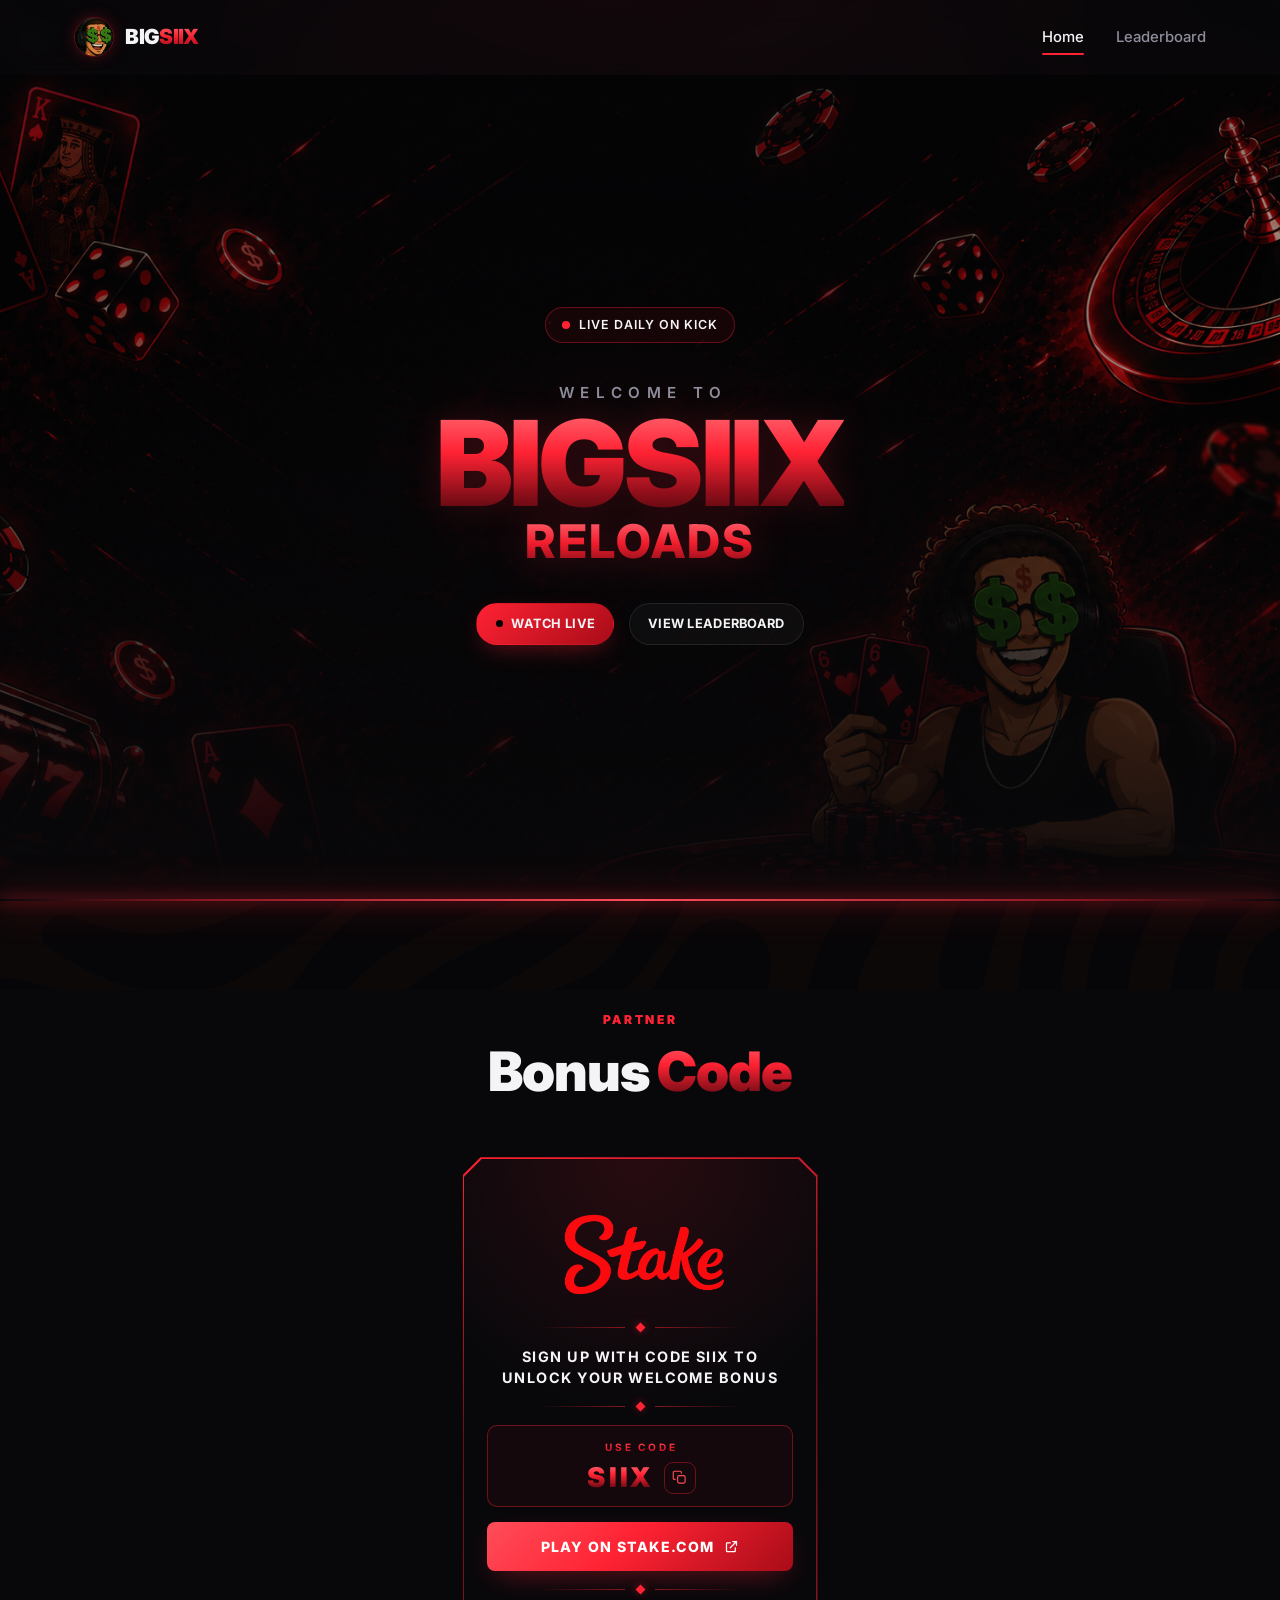
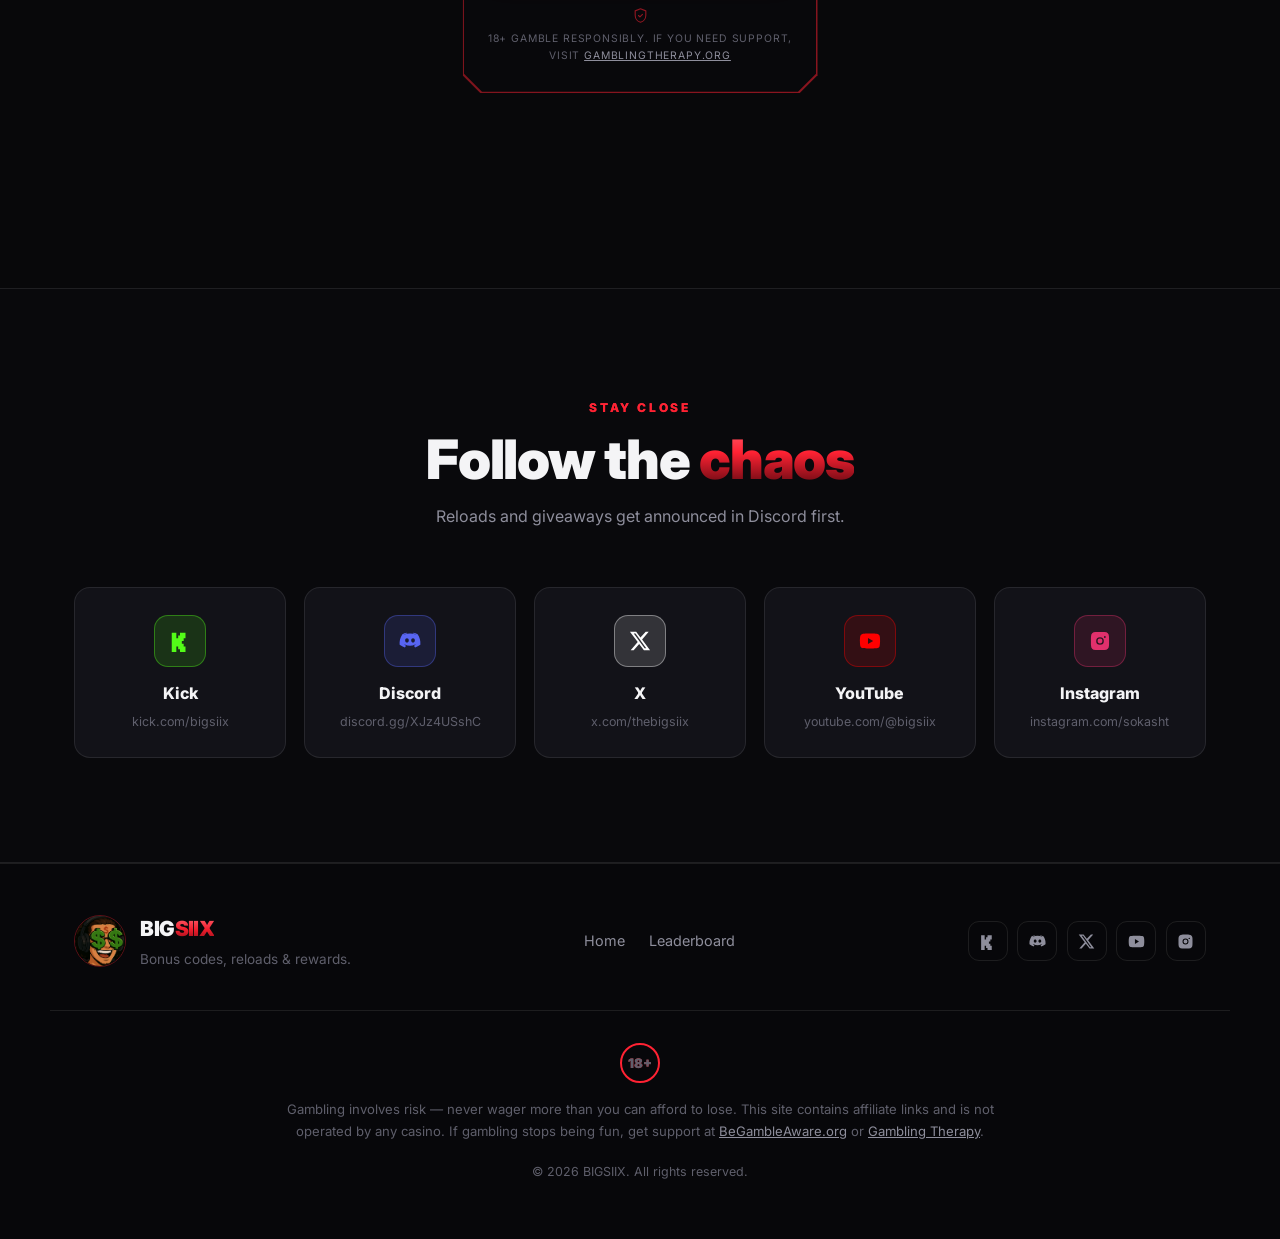
<file: index.html>
<!DOCTYPE html>
<html lang="en">
<head>
  <meta charset="UTF-8" />
  <meta name="viewport" content="width=device-width, initial-scale=1.0" />
  <title>BIGSIIX — Bonus Codes, Reloads &amp; Leaderboard</title>
  <meta name="description" content="Official BIGSIIX rewards hub. Claim casino bonus codes, weekly reloads, rakeback and climb the monthly wager leaderboard." />
  <meta name="theme-color" content="#0a0a0c" />

  <meta property="og:title" content="BIGSIIX Reloads — Bonus Code &amp; Leaderboard" />
  <meta property="og:description" content="Bonus code, weekly reloads and a monthly wager leaderboard." />
  <meta property="og:image" content="assets/logo.png" />
  <meta property="og:type" content="website" />

  <link rel="icon" href="assets/logo.png" />
  <link rel="preconnect" href="https://fonts.googleapis.com" />
  <link rel="preconnect" href="https://fonts.gstatic.com" crossorigin />
  <link href="https://fonts.googleapis.com/css2?family=Inter:wght@400;500;600;700;800;900&display=swap" rel="stylesheet" />
  <link rel="stylesheet" href="css/styles.css" />
</head>
<body>

  <!-- background layers -->
  <div class="bg-pattern" aria-hidden="true"></div>
  <div class="bg-glow" aria-hidden="true"></div>

  <!-- ===================== NAV ===================== -->
  <header class="nav" id="nav">
    <div class="wrap nav__inner">
      <a class="brand" href="index.html">
        <img src="assets/logo.png" alt="" class="brand__logo" />
        <span class="brand__name">BIG<span class="red">SIIX</span></span>
      </a>

      <nav class="nav__links" id="navLinks">
        <a href="index.html">Home</a>
        <a href="leaderboard.html">Leaderboard</a>
      </nav>

      <button class="nav__toggle" id="navToggle" aria-label="Menu" aria-expanded="false">
        <span></span><span></span><span></span>
      </button>
    </div>
  </header>

  <main id="top">

    <!-- ===================== HERO ===================== -->
    <section class="hero">
      <div class="wrap hero__inner">
        <div class="hero__badge"><span class="dot"></span> Live daily on Kick</div>

        <h1 class="hero__title">
          <span class="hero__welcome">Welcome to</span>
          <span class="hero__name">BIGSIIX</span>
          <span class="hero__sub">Reloads</span>
        </h1>

        <div class="hero__cta">
          <a href="#codes" class="btn btn--sm btn--primary" id="watchLive">
            <span class="dot dot--onRed"></span>Watch live
          </a>
          <a href="leaderboard.html" class="btn btn--sm btn--ghost">View leaderboard</a>
        </div>
      </div>

      <span class="hero__edge" aria-hidden="true"></span>
    </section>

    <!-- ===================== BONUS CODES ===================== -->
    <section class="section" id="codes">
      <div class="wrap">
        <div class="section__head reveal">
          <span class="eyebrow">Partner</span>
          <h2 class="section__title">Bonus <span class="red">Code</span></h2>
        </div>

        <div class="cards" id="partnerGrid"></div>

        <p class="fineprint reveal">
          These are affiliate links. Using them costs you nothing extra and gets you a better
          starting bonus than signing up directly.
        </p>
      </div>
    </section>

    <!-- ===================== SOCIALS ===================== -->
    <section class="section section--alt" id="socials">
      <div class="wrap">
        <div class="section__head reveal">
          <span class="eyebrow">Stay close</span>
          <h2 class="section__title">Follow the <span class="red">chaos</span></h2>
          <p class="section__sub">Reloads and giveaways get announced in Discord first.</p>
        </div>
        <div class="socialGrid" id="socialGrid"></div>
      </div>
    </section>

  </main>

  <!-- ===================== FOOTER ===================== -->
  <footer class="footer">
    <div class="wrap footer__inner">
      <div class="footer__brand">
        <img src="assets/logo.png" alt="" />
        <div>
          <div class="brand__name">BIG<span class="red">SIIX</span></div>
          <p class="footer__tag">Bonus codes, reloads &amp; rewards.</p>
        </div>
      </div>

      <nav class="footer__nav">
        <a href="index.html">Home</a>
        <a href="leaderboard.html">Leaderboard</a>
      </nav>

      <div class="footer__socials" id="footerSocials"></div>
    </div>

    <div class="wrap footer__legal">
      <p class="age">18+</p>
      <p>
        Gambling involves risk — never wager more than you can afford to lose. This site contains
        affiliate links and is not operated by any casino. If gambling stops being fun, get support
        at <a href="https://www.begambleaware.org" target="_blank" rel="noopener">BeGambleAware.org</a>
        or <a href="https://www.gamblingtherapy.org" target="_blank" rel="noopener">Gambling Therapy</a>.
      </p>
      <p class="copyright">&copy; <span id="year"></span> BIGSIIX. All rights reserved.</p>
    </div>
  </footer>

  <div class="toast" id="toast" role="status" aria-live="polite"></div>

  <script src="js/data.js"></script>
  <script src="js/main.js"></script>
</body>
</html>
</file>
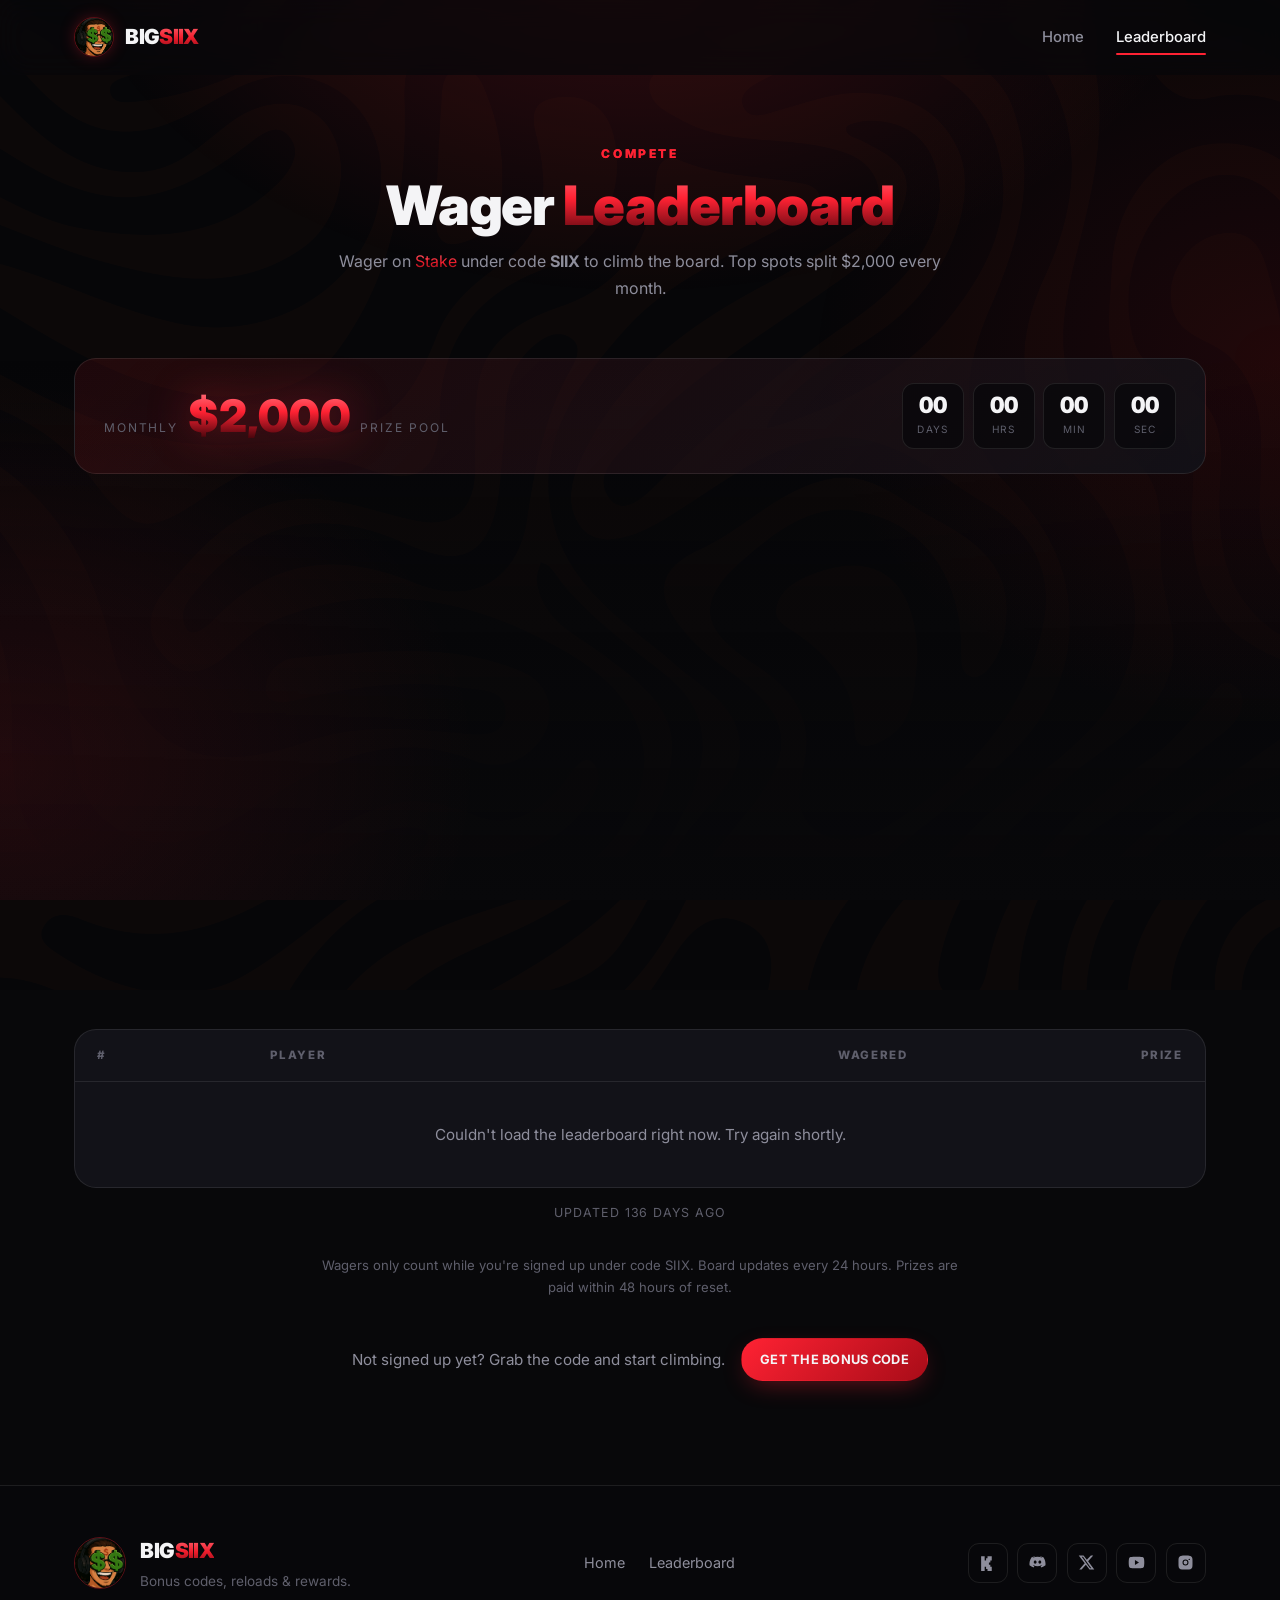
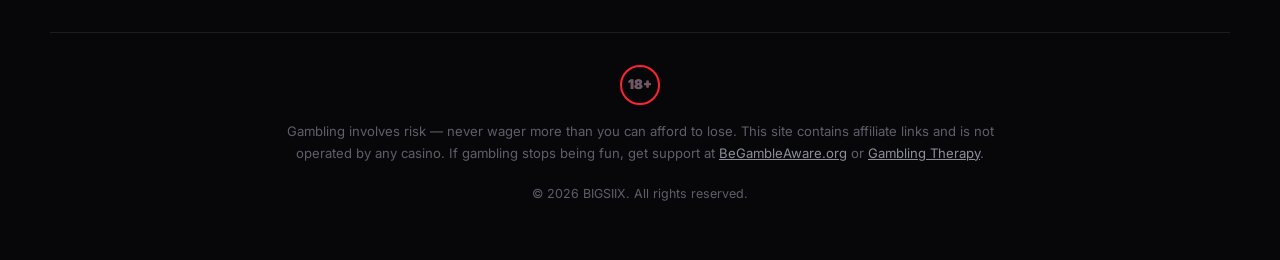
<file: leaderboard.html>
<!DOCTYPE html>
<html lang="en">
<head>
  <meta charset="UTF-8" />
  <meta name="viewport" content="width=device-width, initial-scale=1.0" />
  <title>Leaderboard — BIGSIIX Reloads</title>
  <meta name="description" content="The BIGSIIX monthly wager leaderboard. Wager under code SIIX to climb the board and win a share of the prize pool." />
  <meta name="theme-color" content="#0a0a0c" />

  <meta property="og:title" content="Leaderboard — BIGSIIX Reloads" />
  <meta property="og:description" content="Wager under code SIIX to climb the monthly leaderboard." />
  <meta property="og:image" content="assets/logo.png" />
  <meta property="og:type" content="website" />

  <link rel="icon" href="assets/logo.png" />
  <link rel="preconnect" href="https://fonts.googleapis.com" />
  <link rel="preconnect" href="https://fonts.gstatic.com" crossorigin />
  <link href="https://fonts.googleapis.com/css2?family=Inter:wght@400;500;600;700;800;900&display=swap" rel="stylesheet" />
  <link rel="stylesheet" href="css/styles.css" />
</head>
<body>

  <!-- background layers -->
  <div class="bg-pattern" aria-hidden="true"></div>
  <div class="bg-glow" aria-hidden="true"></div>

  <!-- ===================== NAV ===================== -->
  <header class="nav" id="nav">
    <div class="wrap nav__inner">
      <a class="brand" href="index.html">
        <img src="assets/logo.png" alt="" class="brand__logo" />
        <span class="brand__name">BIG<span class="red">SIIX</span></span>
      </a>

      <nav class="nav__links" id="navLinks">
        <a href="index.html">Home</a>
        <a href="leaderboard.html">Leaderboard</a>
      </nav>

      <button class="nav__toggle" id="navToggle" aria-label="Menu" aria-expanded="false">
        <span></span><span></span><span></span>
      </button>
    </div>
  </header>

  <main id="top">

    <!-- ===================== LEADERBOARD ===================== -->
    <section class="section section--page" id="leaderboard">
      <div class="wrap">
        <div class="section__head reveal">
          <span class="eyebrow">Compete</span>
          <h1 class="section__title">Wager <span class="red">Leaderboard</span></h1>
          <p class="section__sub" id="lbSub"></p>
        </div>

        <div class="lb__bar reveal">
          <div class="lb__pool">
            <span class="lb__poolLabel" id="lbPeriod">Monthly</span>
            <span class="lb__poolValue" id="lbPool">$0</span>
            <span class="lb__poolLabel">prize pool</span>
          </div>
          <div class="countdown" id="countdown">
            <div class="cd"><span class="cd__num" data-cd="d">00</span><span class="cd__lbl">Days</span></div>
            <div class="cd"><span class="cd__num" data-cd="h">00</span><span class="cd__lbl">Hrs</span></div>
            <div class="cd"><span class="cd__num" data-cd="m">00</span><span class="cd__lbl">Min</span></div>
            <div class="cd"><span class="cd__num" data-cd="s">00</span><span class="cd__lbl">Sec</span></div>
          </div>
        </div>

        <div class="podium" id="podium"></div>

        <div class="table__wrap reveal">
          <table class="table">
            <thead>
              <tr><th>#</th><th>Player</th><th class="ta-r">Wagered</th><th class="ta-r">Prize</th></tr>
            </thead>
            <tbody id="lbRows"></tbody>
          </table>
        </div>

        <p class="lb__updated" id="lbUpdated"></p>

        <p class="fineprint reveal" id="lbNote"></p>

        <div class="lb__foot reveal">
          <p>Not signed up yet? Grab the code and start climbing.</p>
          <a href="index.html#codes" class="btn btn--sm btn--primary">Get the bonus code</a>
        </div>
      </div>
    </section>

  </main>

  <!-- ===================== FOOTER ===================== -->
  <footer class="footer">
    <div class="wrap footer__inner">
      <div class="footer__brand">
        <img src="assets/logo.png" alt="" />
        <div>
          <div class="brand__name">BIG<span class="red">SIIX</span></div>
          <p class="footer__tag">Bonus codes, reloads &amp; rewards.</p>
        </div>
      </div>

      <nav class="footer__nav">
        <a href="index.html">Home</a>
        <a href="leaderboard.html">Leaderboard</a>
      </nav>

      <div class="footer__socials" id="footerSocials"></div>
    </div>

    <div class="wrap footer__legal">
      <p class="age">18+</p>
      <p>
        Gambling involves risk — never wager more than you can afford to lose. This site contains
        affiliate links and is not operated by any casino. If gambling stops being fun, get support
        at <a href="https://www.begambleaware.org" target="_blank" rel="noopener">BeGambleAware.org</a>
        or <a href="https://www.gamblingtherapy.org" target="_blank" rel="noopener">Gambling Therapy</a>.
      </p>
      <p class="copyright">&copy; <span id="year"></span> BIGSIIX. All rights reserved.</p>
    </div>
  </footer>

  <div class="toast" id="toast" role="status" aria-live="polite"></div>

  <script src="js/data.js"></script>
  <script src="js/main.js"></script>
</body>
</html>
</file>
<file: css/styles.css>
/* ==========================================================================
   BIGSIIX — stylesheet
   ========================================================================== */

:root {
  --red:        #ff2233;
  --red-hot:    #ff4d5a;
  --red-deep:   #a80c18;
  --red-glow:   rgba(255, 34, 51, .45);

  --bg:         #08080a;
  --bg-alt:     #0c0c10;
  --panel:      #121218;
  --panel-hi:   #17171f;
  --line:       rgba(255, 255, 255, .09);
  --line-hot:   rgba(255, 34, 51, .35);

  --text:       #f4f4f6;
  --muted:      #8e8e9c;
  --dim:        #5f5f6c;

  --radius:     16px;
  --radius-lg:  22px;
  --wrap:       1180px;

  --font:       "Inter", system-ui, -apple-system, "Segoe UI", sans-serif;
  --display:    "Inter", system-ui, -apple-system, "Segoe UI", sans-serif;

  /* red -> black text gradients. Two depths: the large one is only legible at
     display sizes, the small one keeps its dark stop light enough to read. */
  --grad-lg:    linear-gradient(180deg, #ff6470 0%, #ff2233 40%, #4a050c 100%);
  --grad-sm:    linear-gradient(180deg, #ff6470 0%, #f01d2c 55%, #8d0f1a 100%);

  --ease:       cubic-bezier(.22, 1, .36, 1);
}

* { box-sizing: border-box; }

html { scroll-behavior: smooth; scroll-padding-top: 90px; }

body {
  margin: 0;
  background: var(--bg);
  color: var(--text);
  font-family: var(--font);
  font-size: 16px;
  line-height: 1.65;
  -webkit-font-smoothing: antialiased;
  overflow-x: hidden;
}

img { max-width: 100%; display: block; }
a { color: inherit; text-decoration: none; }
h1, h2, h3, h4 { font-family: var(--display); line-height: 1.05; margin: 0; letter-spacing: -.02em; }
p { margin: 0 0 1rem; }

.wrap { width: 100%; max-width: var(--wrap); margin-inline: auto; padding-inline: 24px; }

/* ---- red -> black gradient text ----
   Everything red is a gradient. Body-size text gets the shallower ramp (--grad-sm)
   so the bottom of the glyphs stays readable; display-size text gets the deep one. */
.red,
.eyebrow,
.card__monogram,
.card__offer,
.pod__prize,
.cell-prize,
.age {
  background: var(--grad-sm);
  -webkit-background-clip: text;
  background-clip: text;
  color: transparent;
}

.hero__title .red,
.section__title .red,
.lb__poolValue {
  background: var(--grad-lg);
  -webkit-background-clip: text;
  background-clip: text;
  color: transparent;
}
.ta-r { text-align: right; }
.ta-l { text-align: left; }

/* ============================ BACKGROUND ============================ */

/* the uploaded pattern, inverted + tinted red so it reads as dark texture */
.bg-pattern {
  position: fixed;
  inset: -10%;
  z-index: -2;
  /* one copy scaled to cover — the source isn't seamless, so tiling it
     showed hard edges where the tiles met */
  background: url("../assets/pattern.jpg") center / cover no-repeat;
  filter: invert(1) sepia(1) saturate(7) hue-rotate(-14deg) brightness(.55);
  opacity: .16;
  pointer-events: none;
}

.bg-glow {
  position: fixed;
  inset: 0;
  z-index: -1;
  pointer-events: none;
  background:
    radial-gradient(60rem 40rem at 50% -10%, rgba(255, 34, 51, .20), transparent 60%),
    radial-gradient(45rem 35rem at 100% 40%, rgba(168, 12, 24, .14), transparent 65%),
    radial-gradient(50rem 40rem at 0% 85%, rgba(255, 34, 51, .10), transparent 60%),
    linear-gradient(180deg, transparent 40%, var(--bg) 100%);
}

/* ============================ BUTTONS ============================ */

.btn {
  --btn-bg: transparent;
  display: inline-flex;
  align-items: center;
  justify-content: center;
  gap: .55rem;
  padding: .85rem 1.6rem;
  border: 1px solid var(--line);
  border-radius: 999px;
  background: var(--btn-bg);
  color: var(--text);
  font-family: var(--display);
  font-weight: 700;
  font-size: .92rem;
  letter-spacing: .02em;
  text-transform: uppercase;
  cursor: pointer;
  white-space: nowrap;
  transition: transform .25s var(--ease), box-shadow .25s var(--ease),
              background .25s var(--ease), border-color .25s var(--ease);
}

.btn:hover { transform: translateY(-2px); }

.btn--primary {
  --btn-bg: linear-gradient(135deg, var(--red) 0%, var(--red-deep) 100%);
  border-color: transparent;
  box-shadow: 0 8px 26px -8px var(--red-glow);
}
.btn--primary:hover { box-shadow: 0 14px 34px -8px var(--red-glow); }

.btn--ghost { background: rgba(255, 255, 255, .03); }
.btn--ghost:hover { border-color: var(--line-hot); background: rgba(255, 34, 51, .08); }

.btn--sm { padding: .6rem 1.15rem; font-size: .8rem; }
.btn--block { width: 100%; }

/* ============================ NAV ============================ */

.nav {
  position: sticky;
  top: 0;
  z-index: 100;
  backdrop-filter: blur(14px);
  background: rgba(8, 8, 10, .72);
  border-bottom: 1px solid transparent;
  transition: border-color .3s var(--ease), background .3s var(--ease);
}
.nav.is-stuck {
  border-bottom-color: var(--line);
  background: rgba(8, 8, 10, .9);
}

.nav__inner {
  display: flex;
  align-items: center;
  justify-content: space-between;
  gap: 1.5rem;
  height: 74px;
}

.brand { display: flex; align-items: center; gap: .7rem; }
.brand__logo {
  width: 40px; height: 40px;
  border-radius: 50%;
  border: 1.5px solid var(--line-hot);
  box-shadow: 0 0 18px -4px var(--red-glow);
}
.brand__name {
  font-family: var(--display);
  font-weight: 900;
  font-size: 1.3rem;
  letter-spacing: -.03em;
}

.nav__links { display: flex; align-items: center; gap: 2rem; }
.nav__links > a:not(.btn) {
  font-size: .93rem;
  font-weight: 500;
  color: var(--muted);
  position: relative;
  transition: color .2s var(--ease);
}
.nav__links > a:not(.btn)::after {
  content: "";
  position: absolute;
  left: 0; bottom: -6px;
  width: 0; height: 2px;
  background: var(--red);
  border-radius: 2px;
  transition: width .28s var(--ease);
}
.nav__links > a:not(.btn):hover,
.nav__links > a.is-active { color: var(--text); }
.nav__links > a:not(.btn):hover::after,
.nav__links > a.is-active::after { width: 100%; }

.nav__toggle {
  display: none;
  flex-direction: column;
  gap: 5px;
  width: 44px; height: 44px;
  align-items: center;
  justify-content: center;
  background: none;
  border: 1px solid var(--line);
  border-radius: 12px;
  cursor: pointer;
}
.nav__toggle span {
  display: block;
  width: 20px; height: 2px;
  background: var(--text);
  border-radius: 2px;
  transition: transform .3s var(--ease), opacity .2s var(--ease);
}
.nav__toggle[aria-expanded="true"] span:nth-child(1) { transform: translateY(7px) rotate(45deg); }
.nav__toggle[aria-expanded="true"] span:nth-child(2) { opacity: 0; }
.nav__toggle[aria-expanded="true"] span:nth-child(3) { transform: translateY(-7px) rotate(-45deg); }

/* ============================ HERO ============================ */

/* fills the screen below the 74px nav, content centred in whatever is left —
   dvh so mobile browser chrome appearing/disappearing doesn't jump the layout */
.hero {
  position: relative;
  isolation: isolate;         /* keeps the z-index:-1 layers inside the hero */
  display: flex;
  align-items: center;
  min-height: calc(100dvh - 74px);
  padding: clamp(2rem, 6vw, 3.5rem) 0 clamp(3rem, 8vw, 5rem);
}

/* artwork — offset right so the character stays in frame when a narrow
   viewport crops the sides */
.hero::before {
  content: "";
  position: absolute;
  inset: 0;
  z-index: -2;
  background: url("../assets/bigsiix-bg.png") 68% 50% / cover no-repeat;
}

/* scrim: darkens the middle so the wordmark stays legible over the art, and
   fades the bottom edge into the page so there's no hard seam */
.hero::after {
  content: "";
  position: absolute;
  inset: 0;
  z-index: -1;
  background:
    radial-gradient(70% 60% at 45% 50%, rgba(6, 6, 8, .82), rgba(6, 6, 8, .3) 70%, transparent),
    linear-gradient(180deg, rgba(6, 6, 8, .6) 0%, rgba(6, 6, 8, .15) 35%, rgba(8, 8, 10, .75) 82%, var(--bg) 100%);
}
.hero__inner {
  display: flex;
  flex-direction: column;
  align-items: center;
  justify-content: center;
  text-align: center;
  width: 100%;
}

.hero__badge {
  display: inline-flex;
  align-items: center;
  gap: .55rem;
  padding: .42rem 1rem;
  border: 1px solid var(--line-hot);
  border-radius: 999px;
  background: rgba(255, 34, 51, .07);
  font-size: .78rem;
  font-weight: 600;
  letter-spacing: .08em;
  text-transform: uppercase;
  color: var(--text);
}
.dot {
  width: 8px; height: 8px;
  border-radius: 50%;
  background: var(--red);
  box-shadow: 0 0 0 0 var(--red-glow);
  animation: pulse 2s infinite;
}
@keyframes pulse {
  70%  { box-shadow: 0 0 0 9px rgba(255, 34, 51, 0); }
  100% { box-shadow: 0 0 0 0 rgba(255, 34, 51, 0); }
}

/* same dot, sitting on the red button — a red ring would be invisible there,
   so it pulses dark instead */
.dot--onRed {
  width: 7px; height: 7px;
  background: #000;
  box-shadow: 0 0 0 0 rgba(0, 0, 0, .6);
  animation: pulse-dark 2s infinite;
}
@keyframes pulse-dark {
  70%  { box-shadow: 0 0 0 8px rgba(0, 0, 0, 0); }
  100% { box-shadow: 0 0 0 0 rgba(0, 0, 0, 0); }
}

.hero__title {
  position: relative;
  display: flex;
  flex-direction: column;
  align-items: center;
  margin-top: 2.6rem;
  text-transform: uppercase;
}

/* soft red bloom sitting behind the wordmark */
.hero__title::before {
  content: "";
  position: absolute;
  inset: -40% -25%;
  z-index: -1;
  background: radial-gradient(ellipse at center, rgba(255, 34, 51, .14), transparent 62%);
  pointer-events: none;
}

/* thin glowing divider where the hero meets the page — faded at both ends so
   it reads as a light source rather than a ruled border */
.hero__edge {
  position: absolute;
  left: 0; right: 0; bottom: 0;
  z-index: 1;
  height: 2px;
  background: linear-gradient(90deg,
    transparent 0%, rgba(255, 34, 51, .5) 15%,
    var(--red-hot) 50%,
    rgba(255, 34, 51, .5) 85%, transparent 100%);
  box-shadow: 0 0 14px 1px rgba(255, 34, 51, .55),
              0 0 38px 5px rgba(255, 34, 51, .25);
}

.hero__welcome {
  font-size: clamp(.72rem, 1.6vw, .95rem);
  font-weight: 600;
  letter-spacing: .42em;
  text-indent: .42em;      /* re-centres text that letter-spacing pushes left */
  color: var(--muted);
}

.hero__name {
  margin-top: .5rem;
  font-size: clamp(3rem, 11vw, 7.4rem);
  font-weight: 900;
  line-height: .92;
  letter-spacing: -.03em;
  background: var(--grad-lg);
  -webkit-background-clip: text;
  background-clip: text;
  color: transparent;
  filter: drop-shadow(0 0 16px rgba(255, 34, 51, .18));
}

.hero__sub {
  font-size: clamp(1.3rem, 4.2vw, 2.9rem);
  font-weight: 800;
  line-height: 1;
  letter-spacing: .04em;
  background: var(--grad-sm);
  -webkit-background-clip: text;
  background-clip: text;
  color: transparent;
  filter: drop-shadow(0 0 20px rgba(255, 34, 51, .3));
}

.hero__cta { display: flex; flex-wrap: wrap; gap: .9rem; justify-content: center; margin-top: 2.4rem; }

/* ============================ SECTIONS ============================ */

.section { padding: clamp(4rem, 9vw, 6.5rem) 0; position: relative; }

/* a section that is the whole page — no hero above it to provide the top gap */
.section--page { padding-top: clamp(2.5rem, 6vw, 4rem); min-height: calc(100vh - 74px); }

.lb__updated {
  margin: .9rem 0 0;
  text-align: center;
  font-size: .78rem;
  letter-spacing: .08em;
  text-transform: uppercase;
  color: var(--dim);
}
.lb__error { padding: 2.5rem 1.4rem !important; text-align: center; color: var(--muted); }

/* closing cta on the leaderboard page */
.lb__foot {
  display: flex;
  flex-wrap: wrap;
  align-items: center;
  justify-content: center;
  gap: 1rem;
  margin-top: 2.5rem;
  text-align: center;
}
.lb__foot p { margin: 0; color: var(--muted); font-size: .95rem; }
.section--alt { background: rgba(12, 12, 16, .55); border-block: 1px solid var(--line); }

.section__head { text-align: center; max-width: 640px; margin: 0 auto clamp(2.5rem, 5vw, 3.6rem); }
.section__title { font-size: clamp(2.1rem, 6vw, 3.4rem); font-weight: 900; }
.section__sub { margin-top: .9rem; color: var(--muted); }

.eyebrow {
  display: inline-block;
  margin-bottom: .8rem;
  font-family: var(--display);
  font-weight: 800;
  font-size: .75rem;
  letter-spacing: .22em;
  text-transform: uppercase;
  color: var(--red);
}

.fineprint {
  margin-top: 2rem;
  text-align: center;
  font-size: .82rem;
  color: var(--dim);
  max-width: 640px;
  margin-inline: auto;
}

/* ============================ PARTNER CARDS ============================ */

.cards {
  display: grid;
  grid-template-columns: repeat(auto-fit, minmax(300px, 1fr));
  gap: 1.5rem;
}

/* notched corners, drawn twice: the outer element is the border colour and the
   inner sits 1.5px inside it with the card background */
.pcard {
  --notch: 18px;
  --clip: polygon(
    var(--notch) 0, calc(100% - var(--notch)) 0,
    100% var(--notch), 100% calc(100% - var(--notch)),
    calc(100% - var(--notch)) 100%, var(--notch) 100%,
    0 calc(100% - var(--notch)), 0 var(--notch)
  );
  clip-path: var(--clip);
  padding: 1.5px;
  background: linear-gradient(165deg, var(--red) 0%, rgba(255, 34, 51, .32) 45%, rgba(255, 34, 51, .5) 100%);
  filter: drop-shadow(0 0 26px rgba(255, 34, 51, .16));
  transition: filter .35s var(--ease), transform .35s var(--ease);
}
.pcard:hover {
  transform: translateY(-5px);
  filter: drop-shadow(0 0 34px rgba(255, 34, 51, .3));
}

.pcard__inner {
  clip-path: var(--clip);
  display: flex;
  flex-direction: column;
  align-items: center;
  gap: .9rem;
  padding: clamp(1.25rem, 3.2vw, 1.7rem) clamp(1.05rem, 2.8vw, 1.45rem);
  text-align: center;
  background:
    radial-gradient(120% 80% at 50% 0%, rgba(255, 34, 51, .13), transparent 60%),
    #08080b;
}

/* overflow:hidden — the logo is scaled up to crop its own padding, and without
   clipping it spills over the divider below */
.pcard__logo {
  display: grid;
  place-items: center;
  width: 100%;
  height: 124px;
}
.pcard__logo img {
  max-width: 205px;
  max-height: 100%;
  object-fit: contain;
  /* logo file is red-on-solid-black — screen blending drops the black away.
     no upscale: `contain` then guarantees the whole wordmark fits, so the
     descenders can't be clipped. the box is sized to absorb the file's own
     black padding instead. */
  mix-blend-mode: screen;
}
.pcard__monogram {
  font-weight: 900;
  font-size: 1.9rem;
  letter-spacing: -.02em;
  text-transform: uppercase;
  background: var(--grad-sm);
  -webkit-background-clip: text;
  background-clip: text;
  color: transparent;
}

/* ---- divider with a diamond in the middle ---- */
.rule {
  display: flex;
  align-items: center;
  gap: .7rem;
  width: 100%;
  max-width: 205px;
}
.rule::before, .rule::after {
  content: "";
  flex: 1;
  height: 1px;
  background: linear-gradient(90deg, transparent, rgba(255, 34, 51, .5));
}
.rule::after { background: linear-gradient(90deg, rgba(255, 34, 51, .5), transparent); }
.rule__gem {
  width: 7px; height: 7px;
  flex-shrink: 0;
  background: var(--red);
  transform: rotate(45deg);
  box-shadow: 0 0 9px var(--red-glow);
}

.pcard__tagline {
  margin: 0;
  font-size: clamp(.8rem, 2vw, .9rem);
  font-weight: 700;
  line-height: 1.5;
  letter-spacing: .1em;
  text-transform: uppercase;
  color: var(--text);
}

/* ---- code box ---- */
.codeBox {
  width: 100%;
  padding: .8rem .75rem;
  border: 1px solid rgba(255, 34, 51, .38);
  border-radius: 10px;
  background: rgba(255, 34, 51, .05);
}
.codeBox__label {
  display: block;
  margin-bottom: .4rem;
  font-size: .63rem;
  font-weight: 700;
  letter-spacing: .28em;
  text-indent: .28em;
  text-transform: uppercase;
  background: var(--grad-sm);
  -webkit-background-clip: text;
  background-clip: text;
  color: transparent;
}
.codeBox__row { display: flex; align-items: center; justify-content: center; gap: .65rem; }
.codeBox__value {
  font-weight: 900;
  font-size: clamp(1.35rem, 4vw, 1.7rem);
  line-height: 1;
  letter-spacing: .1em;
  text-indent: .1em;
  text-transform: uppercase;
  background: var(--grad-lg);
  -webkit-background-clip: text;
  background-clip: text;
  color: transparent;
}
.copyBtn {
  display: grid;
  place-items: center;
  width: 32px; height: 32px;
  flex-shrink: 0;
  border: 1px solid rgba(255, 34, 51, .38);
  border-radius: 9px;
  background: transparent;
  color: var(--red-hot);
  cursor: pointer;
  transition: all .2s var(--ease);
}
.copyBtn svg { width: 15px; height: 15px; }
.copyBtn:hover { background: rgba(255, 34, 51, .16); border-color: var(--red); color: #fff; }
.copyBtn.is-copied { color: #2fd16b; border-color: rgba(47, 209, 107, .5); background: rgba(47, 209, 107, .12); }

/* ---- cta ---- */
.pcard__cta {
  display: flex;
  align-items: center;
  justify-content: center;
  gap: .65rem;
  width: 100%;
  padding: .82rem 1rem;
  border-radius: 8px;
  background: linear-gradient(135deg, var(--red-hot) 0%, var(--red) 45%, var(--red-deep) 100%);
  font-weight: 800;
  font-size: clamp(.78rem, 2vw, .88rem);
  letter-spacing: .09em;
  text-transform: uppercase;
  color: #fff;
  box-shadow: 0 10px 30px -10px var(--red-glow);
  transition: filter .25s var(--ease), box-shadow .25s var(--ease);
}
.pcard__cta:hover { filter: brightness(1.12); box-shadow: 0 14px 36px -10px var(--red-glow); }
.pcard__cta svg { width: 15px; height: 15px; flex-shrink: 0; }

/* ---- legal footer ---- */
.pcard__legal { display: grid; justify-items: center; gap: .45rem; }
.pcard__legal svg { width: 17px; height: 17px; color: rgba(255, 34, 51, .55); }
.pcard__legal p {
  margin: 0;
  font-size: .65rem;
  line-height: 1.6;
  letter-spacing: .08em;
  text-transform: uppercase;
  color: var(--dim);
}
.pcard__legal a { color: var(--muted); text-decoration: underline; }
.pcard__legal a:hover { color: var(--red-hot); }

/* one partner: don't stretch the card across the whole grid */
.cards--solo { max-width: 355px; margin-inline: auto; }

/* ============================ LEADERBOARD ============================ */

.lb__bar {
  display: flex;
  flex-wrap: wrap;
  align-items: center;
  justify-content: space-between;
  gap: 1.5rem;
  padding: 1.5rem 1.8rem;
  margin-bottom: 2.5rem;
  border: 1px solid var(--line);
  border-radius: var(--radius-lg);
  background: linear-gradient(135deg, rgba(255, 34, 51, .1), rgba(18, 18, 24, .9));
}
.lb__pool { display: flex; align-items: baseline; flex-wrap: wrap; gap: .6rem; }
.lb__poolLabel {
  font-size: .75rem;
  letter-spacing: .16em;
  text-transform: uppercase;
  color: var(--dim);
}
.lb__poolValue {
  font-family: var(--display);
  font-weight: 900;
  font-size: clamp(2rem, 5vw, 2.8rem);
  line-height: 1;
  /* drop-shadow, not text-shadow — a text-shadow would show through the
     transparent glyphs the gradient is clipped into */
  filter: drop-shadow(0 0 22px rgba(255, 34, 51, .4));
}

.countdown { display: flex; gap: .55rem; }
.cd {
  display: grid;
  place-items: center;
  min-width: 62px;
  padding: .6rem .4rem;
  border: 1px solid var(--line);
  border-radius: 12px;
  background: rgba(8, 8, 10, .7);
}
.cd__num {
  font-family: var(--display);
  font-weight: 900;
  font-size: 1.4rem;
  line-height: 1;
  font-variant-numeric: tabular-nums;
}
.cd__lbl {
  margin-top: .3rem;
  font-size: .63rem;
  letter-spacing: .12em;
  text-transform: uppercase;
  color: var(--dim);
}

/* ---- podium ---- */
.podium {
  display: grid;
  grid-template-columns: repeat(3, 1fr);
  align-items: end;
  gap: 1.1rem;
  max-width: 860px;
  margin: 0 auto 2.6rem;
}
.pod {
  --metal: linear-gradient(150deg, #ff8f97 0%, #ff2233 28%, #8e0a14 58%, #ff5a66 80%, #b00d18 100%);
  position: relative;
  padding-top: 44px;              /* room for the crest to sit above the frame */
  transition: transform .35s var(--ease);
}
.pod:hover { transform: translateY(-5px); }

/* staggered heights — 1st tallest, in the middle */
.pod--1 { order: 2; padding-top: 78px; }
.pod--2 { order: 1; }
.pod--3 { order: 3; }
.pod--1 .pod__frame { min-height: 396px; }
.pod--2 .pod__frame { min-height: 360px; }
.pod--3 .pod__frame { min-height: 360px; }

/* ---- the frame: metal edge outside, dark panel inside ---- */
.pod__frame {
  --notch: 15px;
  --clip: polygon(
    var(--notch) 0, calc(100% - var(--notch)) 0,
    100% var(--notch), 100% calc(100% - var(--notch)),
    calc(100% - var(--notch)) 100%, var(--notch) 100%,
    0 calc(100% - var(--notch)), 0 var(--notch)
  );
  clip-path: var(--clip);
  position: relative;
  z-index: 1;
  display: flex;              /* so the body stretches and the metal only shows as the edge */
  padding: 3px;
  background: var(--metal);
  filter: drop-shadow(0 0 18px rgba(255, 34, 51, .22));
}
.pod--1 .pod__frame { filter: drop-shadow(0 0 26px rgba(255, 34, 51, .38)); }

.pod__body {
  clip-path: var(--clip);
  flex: 1;
  min-width: 0;
  display: flex;
  flex-direction: column;
  align-items: center;
  justify-content: center;
  gap: 1.35rem;
  padding: 3.1rem 1.25rem 1.8rem;
  text-align: center;
  background:
    radial-gradient(90% 70% at 50% 0%, rgba(255, 34, 51, .3), transparent 65%),
    linear-gradient(180deg, #2a0810 0%, #12040800 60%),
    #100409;
}

/* ---- crest: wings behind, crown on top, medallion in front ---- */
.pod__crest {
  position: absolute;
  top: 0; left: 50%;
  transform: translateX(-50%);
  z-index: 2;                 /* must sit above the frame it overlaps */
  width: 100%;
  height: 84px;
  pointer-events: none;
}
.pod--1 .pod__crest { height: 118px; }

.pod__wings {
  position: absolute;
  left: 50%; bottom: 6px;
  transform: translateX(-50%);
  width: min(100%, 270px);
  fill: var(--red);
  opacity: .9;
  filter: drop-shadow(0 0 8px rgba(255, 34, 51, .5));
}

.pod__crown {
  position: absolute;
  left: 50%; top: 0;
  transform: translateX(-50%);
  width: 84px;
  fill: var(--red);
  filter: drop-shadow(0 0 12px rgba(255, 34, 51, .7));
}

.pod__medal {
  position: absolute;
  left: 50%; bottom: 0;
  transform: translateX(-50%);
  display: grid;
  place-items: center;
  width: 78px; height: 78px;
  border-radius: 50%;
  padding: 3.5px;
  background: var(--metal);
  filter: drop-shadow(0 0 12px rgba(255, 34, 51, .5));
}
.pod__medal > span {
  display: grid;
  place-items: center;
  width: 100%; height: 100%;
  border-radius: 50%;
  background: radial-gradient(circle at 50% 30%, #3a0a12, #0d0407);
  font-weight: 900;
  font-size: 1.7rem;
  color: #fff;
}

/* ---- inset panel holding the player ---- */
.pod__panel {
  display: flex;
  flex-direction: column;
  align-items: center;
  justify-content: center;
  gap: .5rem;
  width: 100%;
  flex: 1;
  padding: 1.2rem .9rem;
  border: 1.5px solid rgba(255, 34, 51, .45);
  border-radius: 14px;
  background: linear-gradient(180deg, rgba(255, 34, 51, .12), rgba(0, 0, 0, .45));
  box-shadow: inset 0 0 26px rgba(255, 34, 51, .12);
}

.pod__user {
  font-weight: 800;
  font-size: 1.45rem;
  line-height: 1.2;
  letter-spacing: -.01em;
  overflow-wrap: anywhere;
}
.pod--1 .pod__user { font-size: 1.65rem; }
.pod__wager {
  font-weight: 700;
  font-size: 1rem;
  background: var(--grad-sm);
  -webkit-background-clip: text;
  background-clip: text;
  color: transparent;
}

/* ---- reward ---- */
.pod__reward { display: grid; justify-items: center; gap: .1rem; }
.pod__prize {
  font-weight: 900;
  font-size: 2rem;
  line-height: 1;
  background: var(--grad-sm);
  -webkit-background-clip: text;
  background-clip: text;
  color: transparent;
}
.pod--1 .pod__prize { font-size: 2.5rem; background: var(--grad-lg); -webkit-background-clip: text; background-clip: text; }
.pod__rewardLabel {
  font-size: .7rem;
  font-weight: 700;
  letter-spacing: .2em;
  text-indent: .2em;
  text-transform: uppercase;
  color: var(--dim);
}

/* ---- table ---- */
.table__wrap {
  border: 1px solid var(--line);
  border-radius: var(--radius-lg);
  background: var(--panel);
  overflow-x: auto;
}
.table { width: 100%; border-collapse: collapse; min-width: 520px; }
.table th {
  padding: 1rem 1.4rem;
  font-family: var(--display);
  font-size: .72rem;
  font-weight: 800;
  letter-spacing: .14em;
  text-transform: uppercase;
  color: var(--dim);
  text-align: left;
  border-bottom: 1px solid var(--line);
}
/* .ta-r alone loses to `.table th` on specificity, so headers stayed left
   while their cells were right-aligned */
.table th.ta-r { text-align: right; }
.table td {
  padding: .95rem 1.4rem;
  font-size: .95rem;
  border-bottom: 1px solid rgba(255, 255, 255, .045);
}
.table tbody tr:last-child td { border-bottom: none; }
.table tbody tr { transition: background .2s var(--ease); }
.table tbody tr:hover { background: rgba(255, 34, 51, .05); }

.rank {
  display: inline-grid;
  place-items: center;
  width: 30px; height: 30px;
  border-radius: 9px;
  background: rgba(255, 255, 255, .05);
  font-family: var(--display);
  font-weight: 800;
  font-size: .84rem;
}
.cell-user { font-weight: 600; }
.cell-wager { font-variant-numeric: tabular-nums; color: var(--muted); }
.cell-prize { font-family: var(--display); font-weight: 800; }
.cell-prize.is-zero { background: none; color: var(--dim); font-weight: 500; }

/* ============================ SOCIAL GRID ============================ */

.socialGrid {
  display: grid;
  grid-template-columns: repeat(auto-fit, minmax(190px, 1fr));
  gap: 1.1rem;
}
.socialCard {
  display: flex;
  flex-direction: column;
  align-items: center;
  text-align: center;
  gap: .85rem;
  padding: 1.7rem 1.2rem 1.5rem;
  border: 1px solid var(--line);
  border-radius: var(--radius);
  background: var(--panel);
  transition: all .3s var(--ease);
}
.socialCard:hover {
  transform: translateY(-4px);
  border-color: color-mix(in srgb, var(--brand) 45%, transparent);
  background: var(--panel-hi);
  box-shadow: 0 18px 40px -24px color-mix(in srgb, var(--brand) 70%, transparent);
}

/* per-platform brand colour — everything below reads from --brand */
.socialCard            { --brand: var(--red); }
.socialCard--kick      { --brand: #53fc18; }
.socialCard--discord   { --brand: #5865f2; }
.socialCard--instagram { --brand: #e1306c; }
.socialCard--youtube   { --brand: #ff0000; }
.socialCard--x         { --brand: #ffffff; }
.socialCard--twitch    { --brand: #9146ff; }
.socialCard__icon {
  display: grid;
  place-items: center;
  width: 52px; height: 52px;
  flex-shrink: 0;
  border-radius: 14px;
  background: color-mix(in srgb, var(--brand) 14%, transparent);
  border: 1px solid color-mix(in srgb, var(--brand) 38%, transparent);
}
.socialCard__icon svg { width: 22px; height: 22px; fill: var(--brand); }
.socialCard__name { font-family: var(--display); font-weight: 800; font-size: 1rem; }
.socialCard__handle {
  display: inline-block;
  margin-top: .15rem;
  font-size: .78rem;
  color: var(--dim);
  overflow-wrap: anywhere;   /* long handles wrap instead of widening the card */
}

/* ============================ FOOTER ============================ */

.footer { border-top: 1px solid var(--line); background: rgba(8, 8, 10, .8); padding-top: 3rem; }
.footer__inner {
  display: flex;
  flex-wrap: wrap;
  align-items: center;
  justify-content: space-between;
  gap: 2rem;
  padding-bottom: 2.5rem;
  border-bottom: 1px solid var(--line);
}
.footer__brand { display: flex; align-items: center; gap: .9rem; }
.footer__brand img {
  width: 52px; height: 52px;
  border-radius: 50%;
  border: 1.5px solid var(--line-hot);
}
.footer__tag { margin: .1rem 0 0; font-size: .85rem; color: var(--dim); }

.footer__nav { display: flex; flex-wrap: wrap; gap: 1.5rem; }
.footer__nav a { font-size: .9rem; color: var(--muted); transition: color .2s var(--ease); }
.footer__nav a:hover { color: var(--red); }

.footer__socials { display: flex; gap: .6rem; }
.footer__socials a {
  display: grid;
  place-items: center;
  width: 40px; height: 40px;
  border: 1px solid var(--line);
  border-radius: 11px;
  color: var(--muted);
  transition: all .25s var(--ease);
}
.footer__socials a:hover {
  color: var(--text);
  border-color: var(--line-hot);
  background: rgba(255, 34, 51, .1);
  transform: translateY(-2px);
}
.footer__socials svg { width: 17px; height: 17px; fill: currentColor; }

.footer__legal { padding: 2rem 24px 2.5rem; text-align: center; }
.footer__legal p { font-size: .82rem; color: var(--dim); max-width: 720px; margin-inline: auto; }
.footer__legal a { color: var(--muted); text-decoration: underline; }
.footer__legal a:hover { color: var(--red); }
.age {
  display: inline-grid !important;
  place-items: center;
  width: 40px; height: 40px;
  margin-bottom: 1rem !important;
  border: 2px solid var(--red);
  border-radius: 50%;
  font-family: var(--display);
  font-weight: 900;
  font-size: .85rem;
}
.copyright { margin-top: 1.2rem; font-size: .78rem !important; }

/* ============================ TOAST ============================ */

.toast {
  position: fixed;
  left: 50%;
  bottom: 32px;
  z-index: 200;
  transform: translate(-50%, 140%);
  padding: .85rem 1.5rem;
  border: 1px solid var(--line-hot);
  border-radius: 999px;
  background: rgba(18, 18, 24, .96);
  backdrop-filter: blur(10px);
  box-shadow: 0 18px 40px -18px rgba(0, 0, 0, .9);
  font-family: var(--display);
  font-weight: 700;
  font-size: .88rem;
  opacity: 0;
  transition: transform .4s var(--ease), opacity .3s var(--ease);
}
.toast.is-visible { transform: translate(-50%, 0); opacity: 1; }

/* ============================ REVEAL ============================ */

.reveal {
  opacity: 0;
  transform: translateY(26px);
  transition: opacity .7s var(--ease), transform .7s var(--ease);
}
.reveal.is-in { opacity: 1; transform: none; }

/* ============================ RESPONSIVE ============================ */

@media (max-width: 780px) {
  .nav__toggle { display: flex; }
  .nav__links {
    position: fixed;
    inset: 74px 0 auto;
    flex-direction: column;
    align-items: stretch;
    gap: 0;
    padding: 1rem 24px 1.6rem;
    background: rgba(8, 8, 10, .98);
    backdrop-filter: blur(16px);
    border-bottom: 1px solid var(--line);
    /* it starts at top:74px, so shifting by its own height still leaves it
       covering the bar. Clear the nav's height as well, or the panel's opaque
       background sits over the logo. */
    transform: translateY(calc(-100% - 74px));
    visibility: hidden;
    transition: transform .38s var(--ease), visibility .38s;
  }
  .nav__links.is-open { transform: none; visibility: visible; }
  .nav__links > a:not(.btn) { padding: .9rem 0; border-bottom: 1px solid var(--line); }
  .nav__links > a:not(.btn)::after { display: none; }
  .nav__links .btn { margin-top: 1rem; }

  /* stacked, so 1st simply goes first — no visual stagger to preserve */
  .podium { grid-template-columns: 1fr; max-width: 420px; }
  .pod--1 { order: 0; }
  .pod--2 { order: 1; }
  .pod--3 { order: 2; }
  .pod--1 .pod__frame,
  .pod--2 .pod__frame,
  .pod--3 .pod__frame { min-height: 300px; }

  .lb__bar { flex-direction: column; align-items: stretch; text-align: center; }
  .lb__pool { justify-content: center; }
  .countdown { width: 100%; }
  .cd { flex: 1; min-width: 0; }

  .footer__inner { flex-direction: column; text-align: center; }
}

@media (max-width: 560px) {
  .wrap { padding-inline: 18px; }
  .section { padding: clamp(3rem, 11vw, 4rem) 0; }

  .hero__cta { flex-direction: column; width: 100%; }
  .hero__cta .btn { width: 100%; }

  /* two per row instead of one — five stacked cards was a lot of scrolling */
  .socialGrid { grid-template-columns: repeat(auto-fit, minmax(148px, 1fr)); gap: .7rem; }
  .socialCard { padding: 1.3rem .8rem 1.15rem; gap: .7rem; }
  .socialCard__icon { width: 46px; height: 46px; }
  .socialCard__handle { font-size: .7rem; }

  /* let the table fit the screen rather than scroll sideways */
  .table { min-width: 0; }
  .table th { padding: .85rem .5rem; font-size: .64rem; letter-spacing: .08em; }
  .table td { padding: .8rem .5rem; font-size: .86rem; }
  .table th:first-child, .table td:first-child { padding-left: .8rem; }
  .table th:last-child,  .table td:last-child  { padding-right: .8rem; }
  .rank { width: 25px; height: 25px; border-radius: 7px; font-size: .74rem; }
  .cell-wager { font-size: .8rem; }

  .pod__panel { padding: 1rem .7rem; }
  .pod__user { font-size: 1.3rem; }
  .pod--1 .pod__user { font-size: 1.4rem; }

  /* a portrait viewport crops most of the width away — push further right so
     the character is framed instead of sliced down the middle */
  .hero::before { background-position: 88% 50%; }
  .hero::after {
    background:
      radial-gradient(75% 50% at 50% 42%, rgba(6, 6, 8, .88), rgba(6, 6, 8, .45) 72%, transparent),
      linear-gradient(180deg, rgba(6, 6, 8, .7) 0%, rgba(6, 6, 8, .25) 30%, rgba(8, 8, 10, .8) 85%, var(--bg) 100%);
  }
}

@media (prefers-reduced-motion: reduce) {
  *, *::before, *::after {
    animation-duration: .001ms !important;
    animation-iteration-count: 1 !important;
    transition-duration: .001ms !important;
  }
  html { scroll-behavior: auto; }
  .reveal { opacity: 1; transform: none; }
}
</file>
